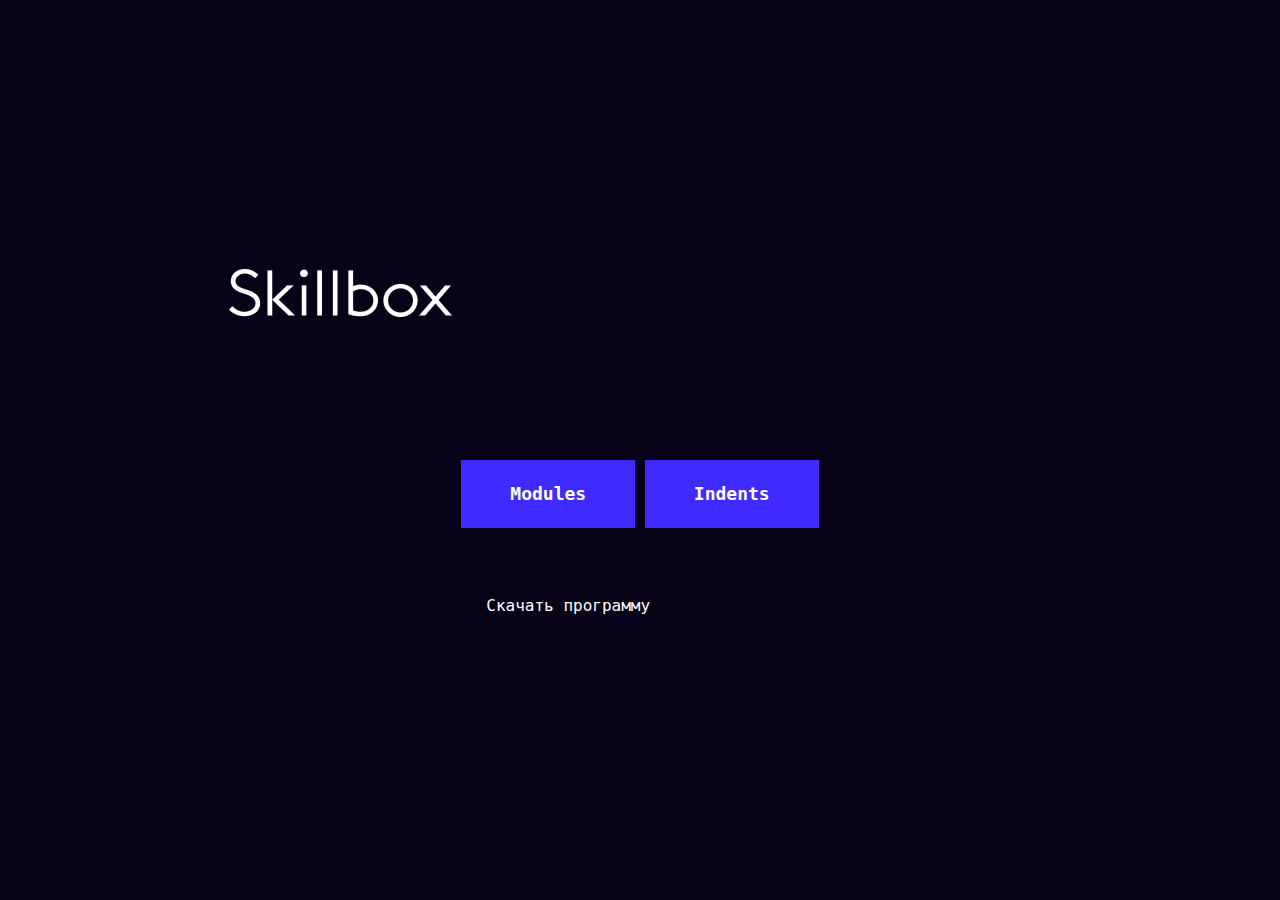
<file: index.html>
<!DOCTYPE html>
<html lang="en">

<head>
  <meta charset="UTF-8">
  <meta http-equiv="X-UA-Compatible" content="IE=edge">
  <meta name="viewport" content="width=device-width, initial-scale=1.0">
  <title>Document</title>
  <link rel="stylesheet" href="css/normalize.css">
  <link rel="stylesheet" href="css/style.css">
</head>

<body>
  <div class="main-content">
  <figure class = "index-figure">
    <a class = "index-href" href="https://skillbox.ru/">
      <img class = "index-img-logo" src="img/logo-light.png" alt="сайт Skillbox"></a>
  </figure>
  <pre>
    <!-- class = "modules-indents" -->
  <div class = "div-modules-indents"><a href="#modules.html" target="_blank">Modules</a> <a href="article.html" target="_blank">Indents</a></div>
<a href="2.14 skillbox.docx" download>Скачать программу</a></pre>
  </div>
</body>

</html>
</file>
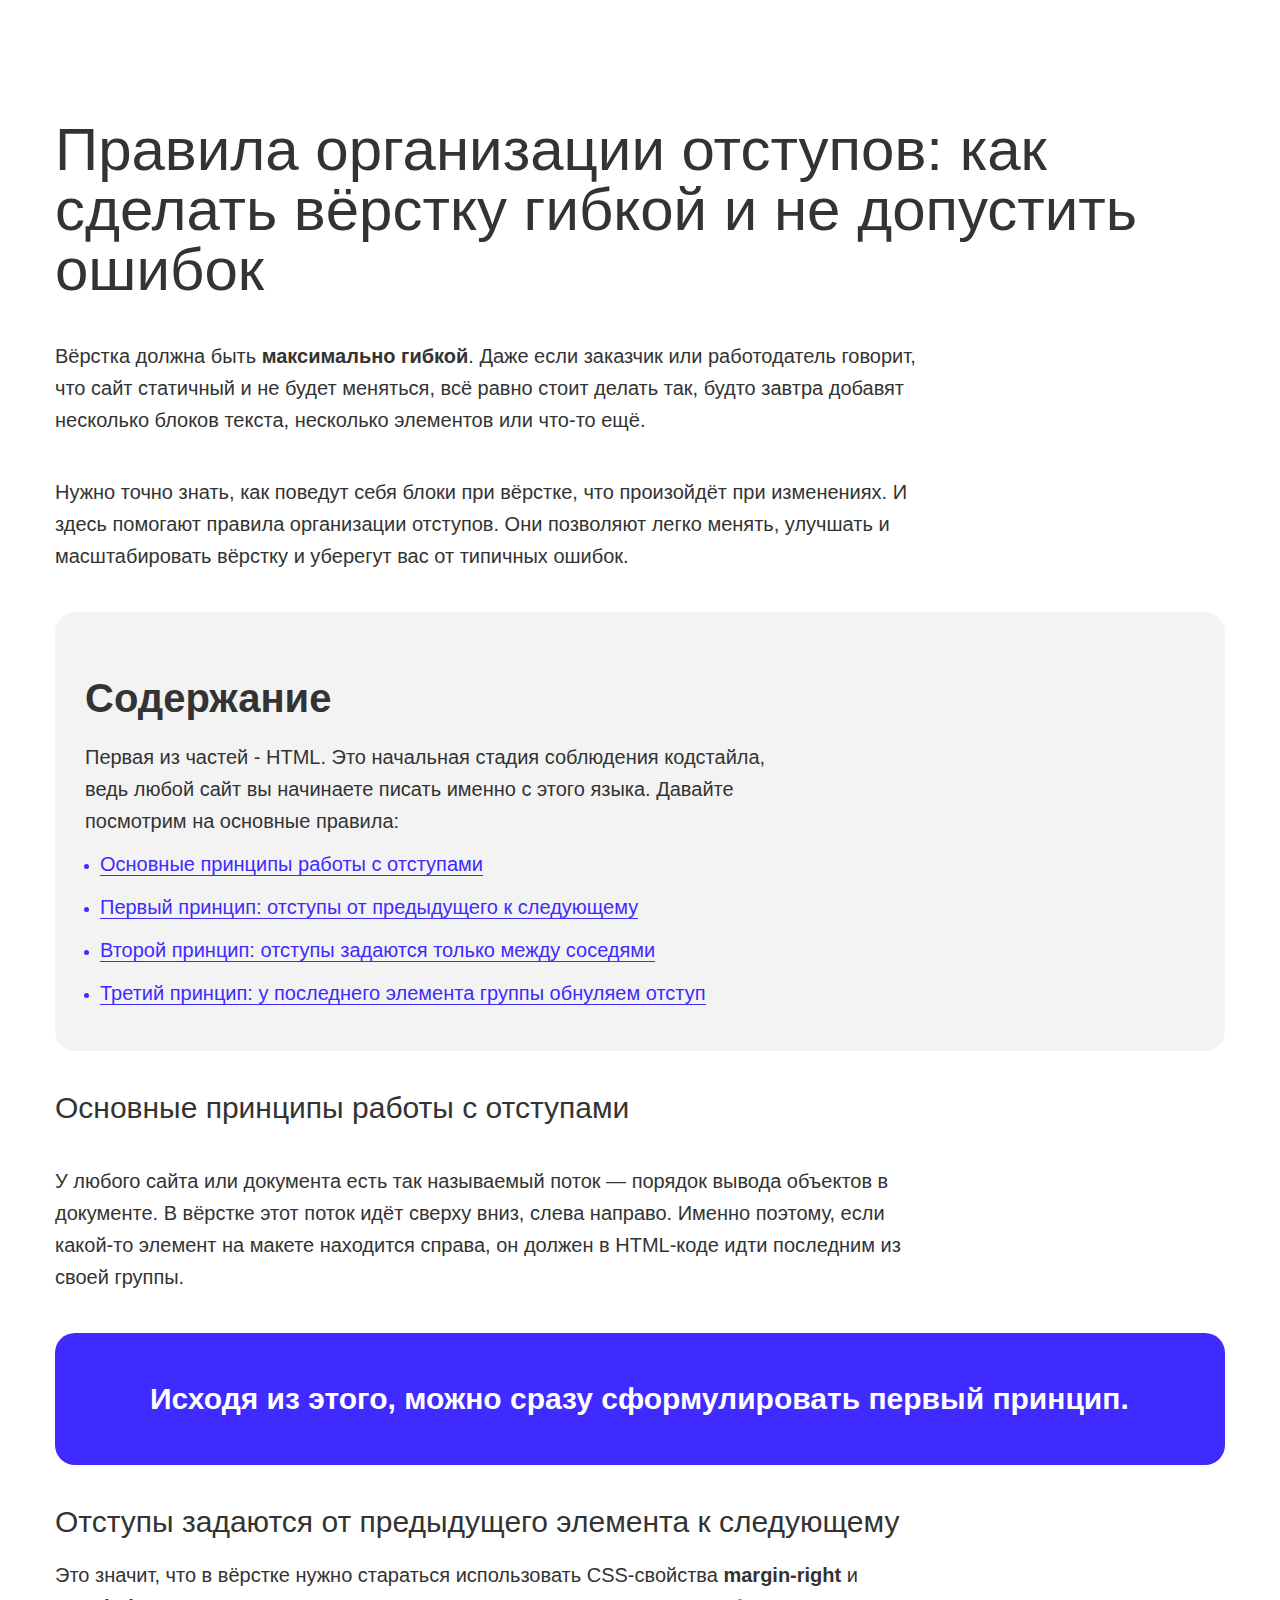
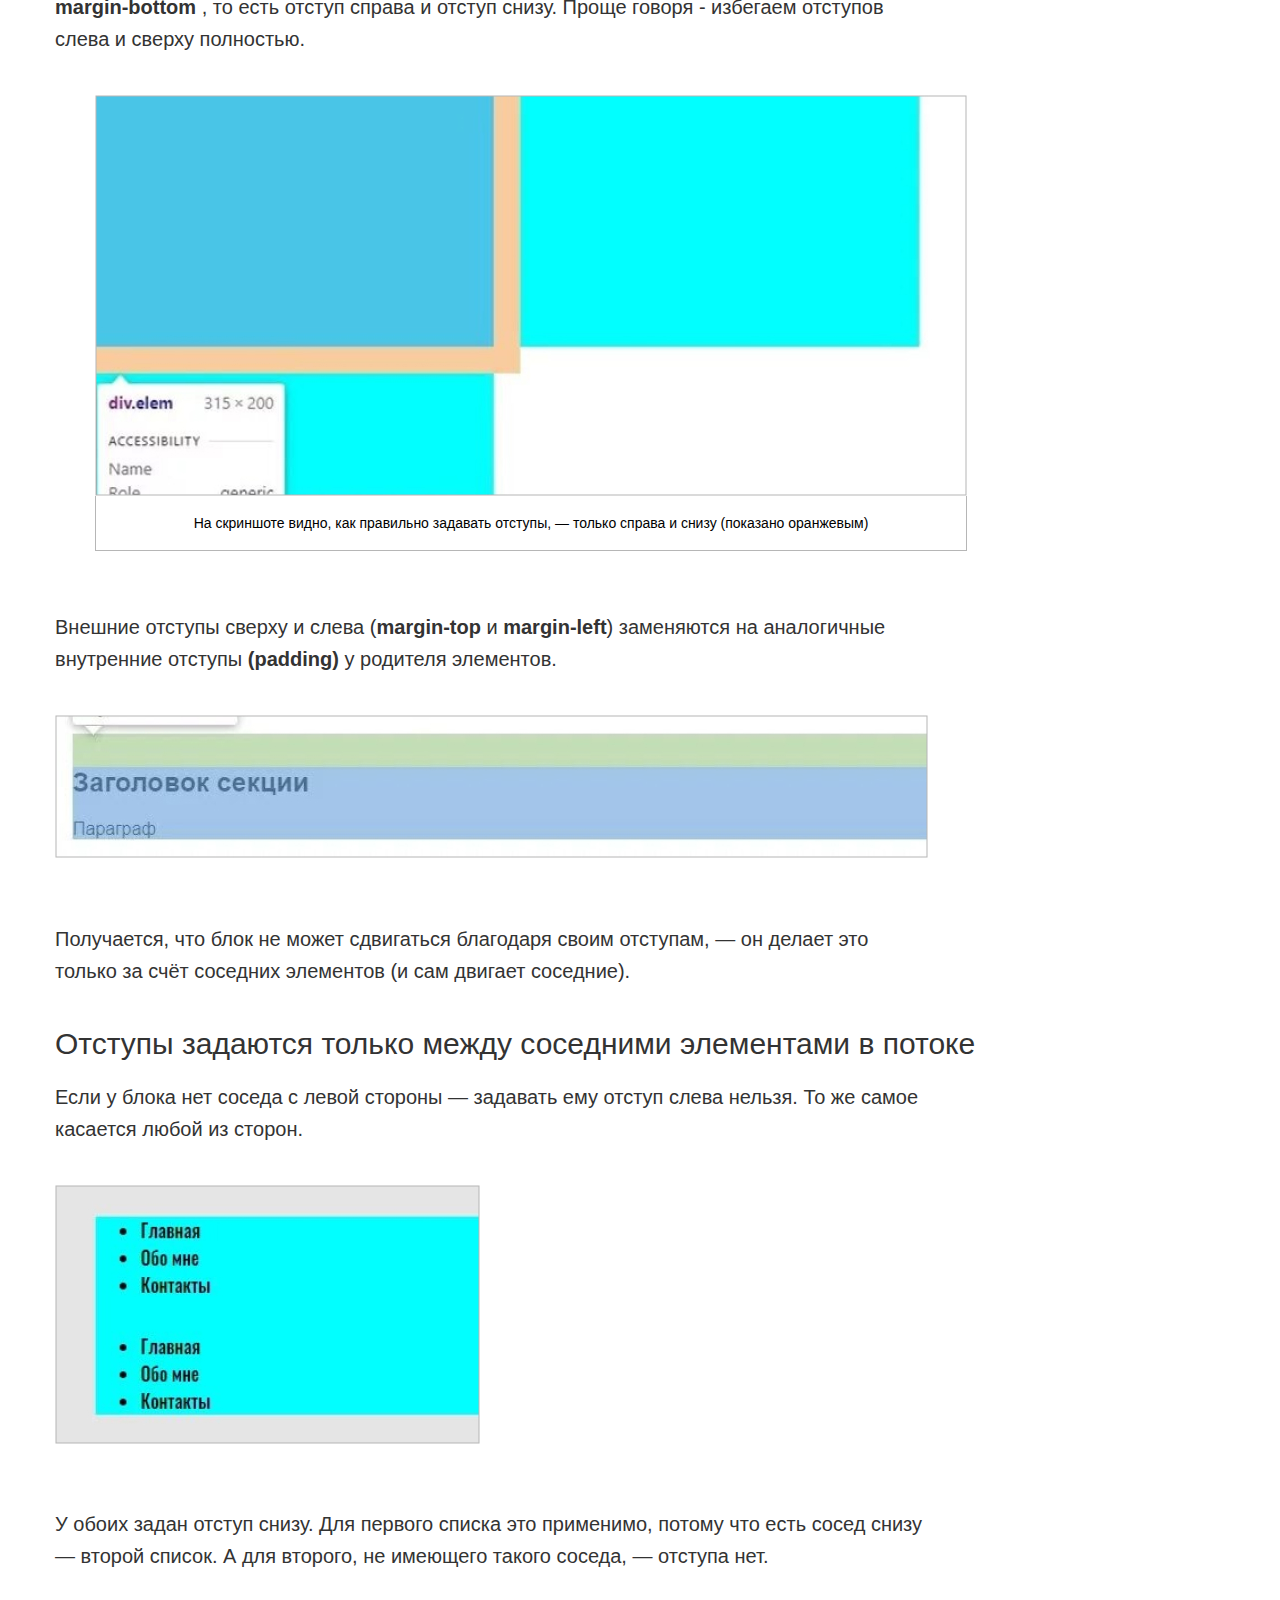
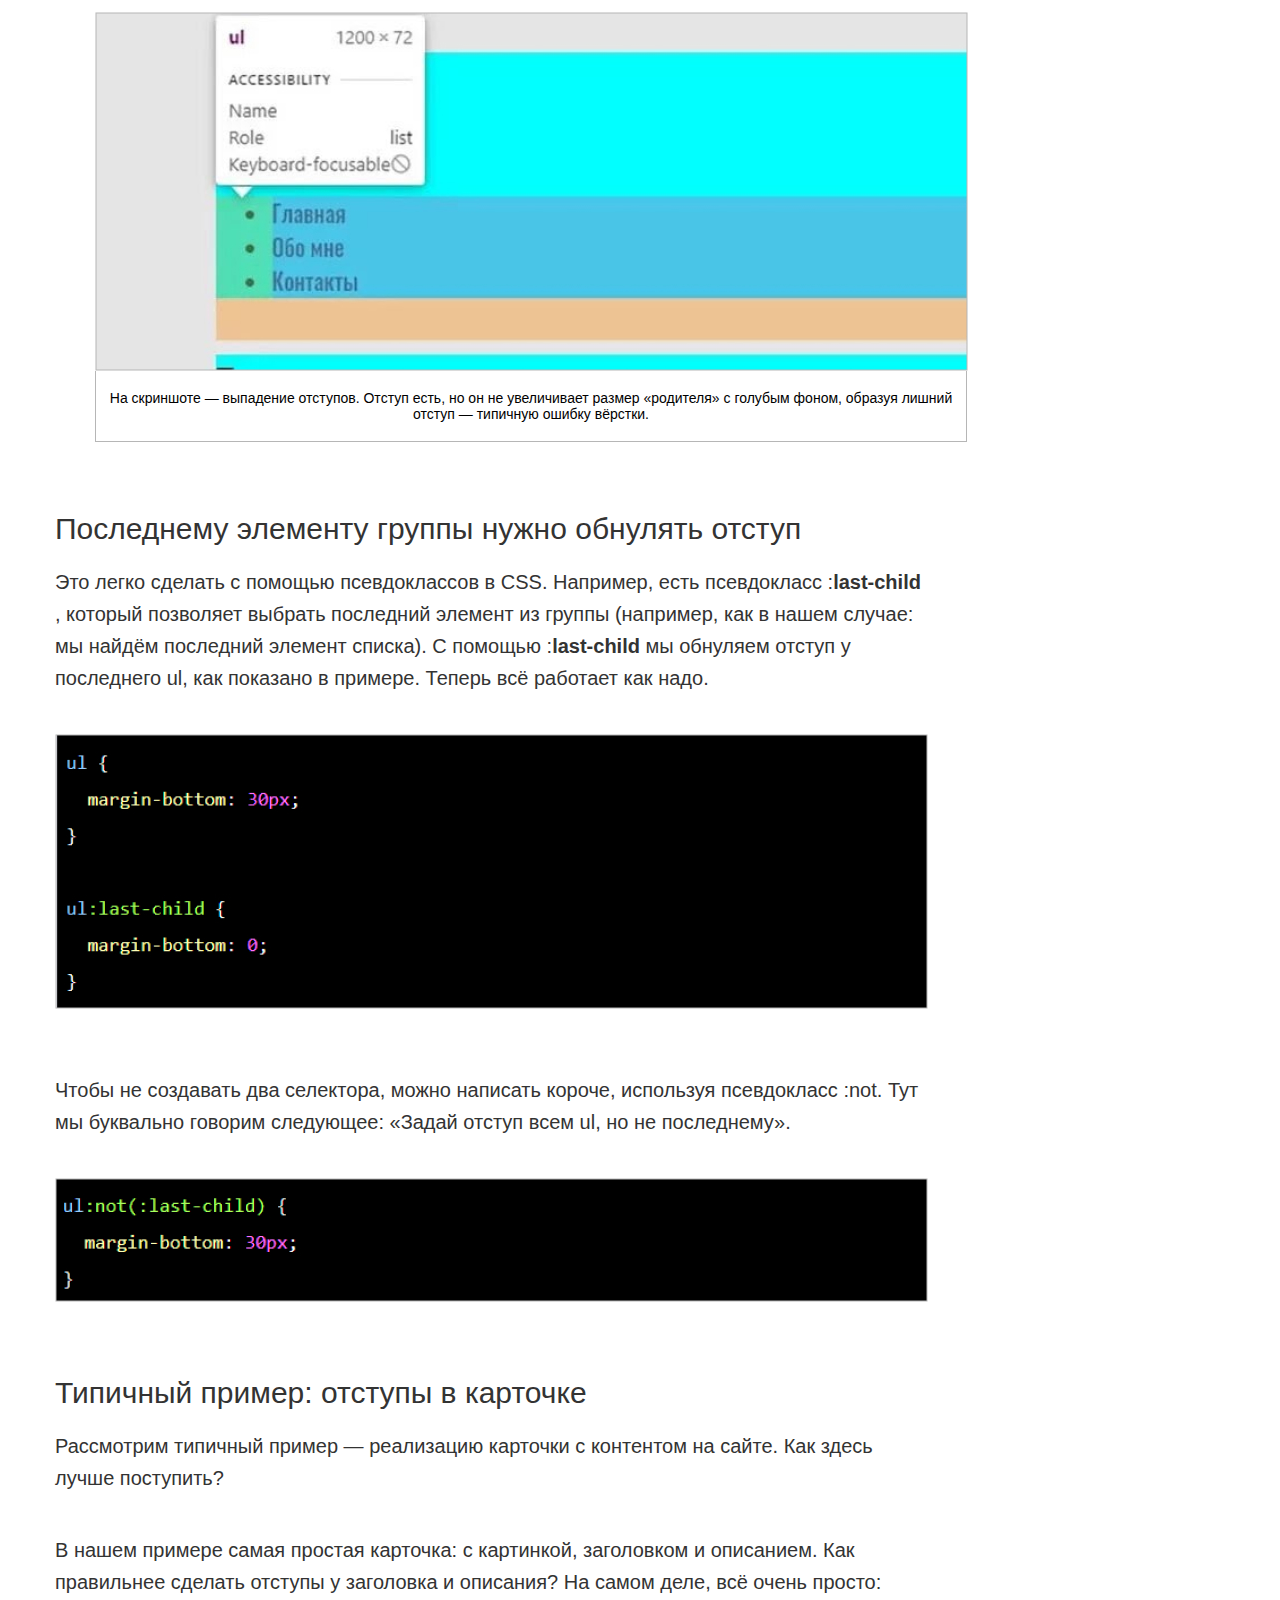
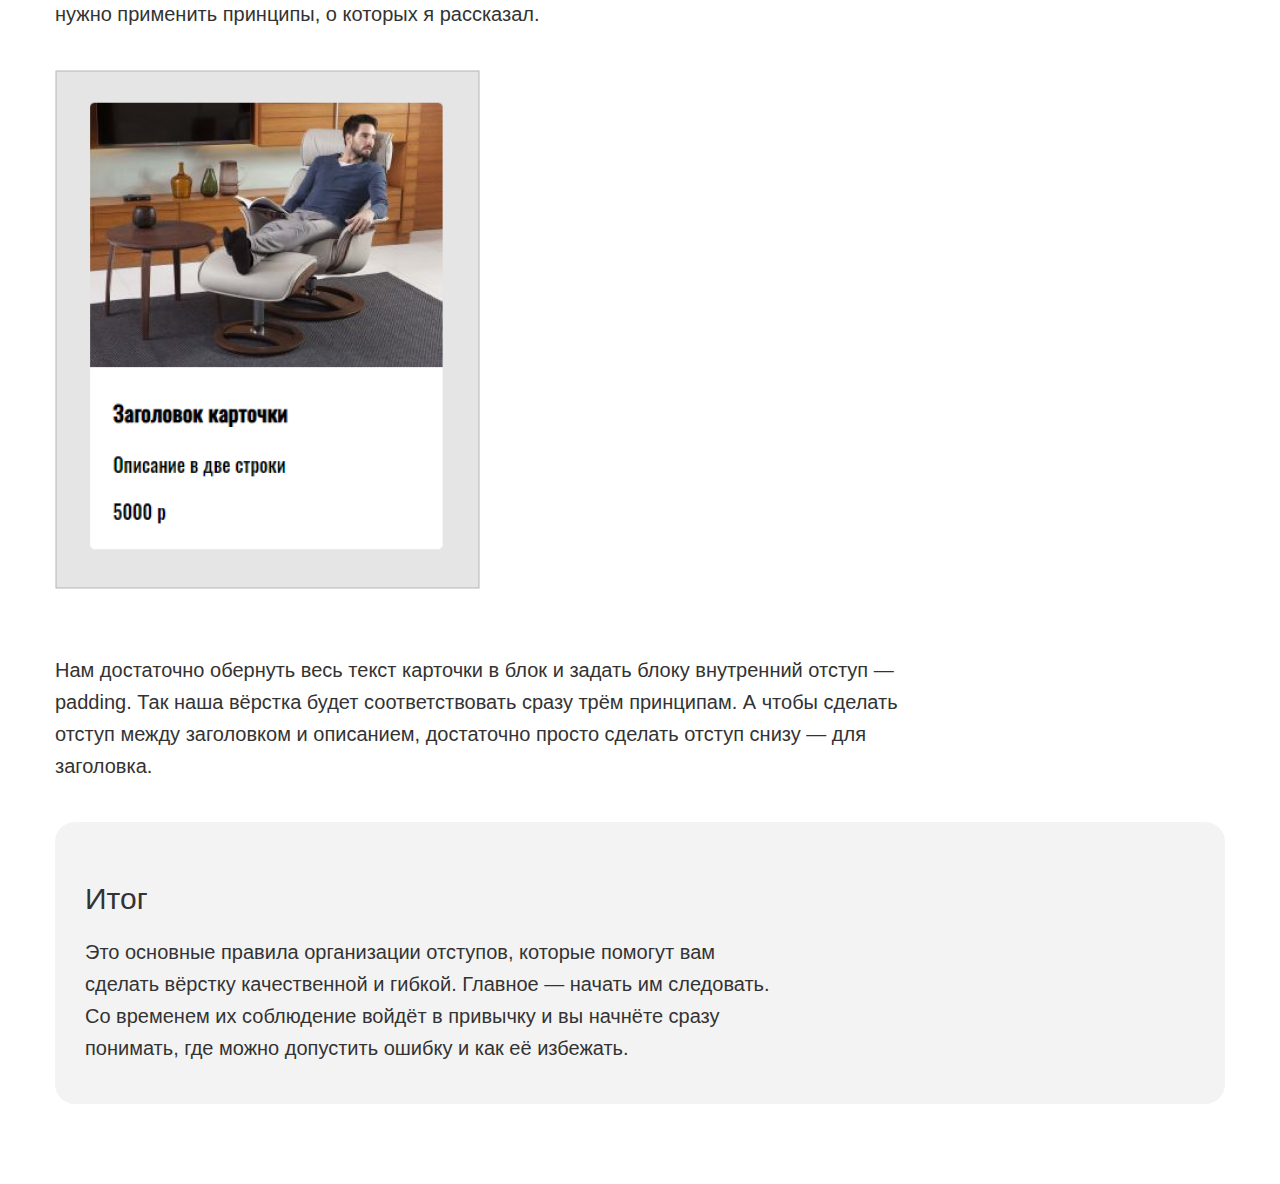
<file: article.html>
<!DOCTYPE html>
<html lang="ru">

<head>
  <meta charset="UTF-8">
  <meta http-equiv="X-UA-Compatible" content="IE=edge">
  <meta name="viewport" content="width=device-width, initial-scale=1.0">
  <title>Document</title>
  <link rel="stylesheet" href="css/normalize.css">
  <link rel="stylesheet" href="css/style.css">
</head>

<body>
  <div class="container">
  <h1>Правила организации отступов: как сделать вёрстку гибкой и не допустить ошибок</h1>

  <p>Вёрстка должна быть <b>максимально гибкой</b>. Даже если заказчик или работодатель говорит, что сайт статичный и не
    будет
    меняться, всё равно стоит делать так, будто завтра добавят несколько блоков текста, несколько элементов или что-то
    ещё.</p>

  <p>Нужно точно знать, как поведут себя блоки при вёрстке, что произойдёт при изменениях. И здесь помогают правила
    организации отступов. Они позволяют легко менять, улучшать и масштабировать вёрстку и уберегут вас от типичных
    ошибок.</p>
  <div class="content-results content-results-img">
  <h2>Содержание</h2>
  <p>Первая из частей - HTML. Это начальная стадия соблюдения кодстайла, ведь любой сайт вы начинаете писать именно с
    этого
    языка. Давайте посмотрим на основные правила:</p>
  <ul>

    <li><a href="#1_paragraph" class="paragraph">Основные принципы работы с отступами</a></li>
    <li><a href="#2_paragraph" class="paragraph">Первый принцип: отступы от предыдущего к следующему</a></li>
    <li><a href="#3_paragraph" class="paragraph">Второй принцип: отступы задаются только между соседями</a></li>
    <li><a href="#4_paragraph" class="paragraph">Третий принцип: у последнего элемента группы обнуляем отступ</a></li>
  </ul>
  </div>
  <div>
    <p id="1_paragraph" style="margin-top: 20px;">
    <h3>Основные принципы работы с отступами </h3>
    </p>

    <p>У любого сайта или документа есть так называемый поток — порядок вывода объектов в документе. В вёрстке этот
      поток
      идёт сверху вниз, слева направо. Именно поэтому, если какой-то элемент на макете находится справа, он должен в
      HTML-коде идти последним из своей группы.</p>

    <p class="p-first-rule">Исходя из этого, можно сразу сформулировать первый принцип.</p>
  </div>

  <div id="2_paragraph" style="margin-top: 20px;">
    <h3>Отступы задаются от предыдущего элемента к следующему</h3>


    <p>Это значит, что в вёрстке нужно стараться использовать CSS-свойства <strong>margin-right</strong> и
      <strong>margin-bottom</strong> , то есть отступ
      справа и отступ снизу. Проще говоря - избегаем отступов слева и сверху полностью.
    </p>
    <figure>
      <img src="img/1.jpg" alt="fig.1">
      <figcaption>На скриншоте видно, как правильно задавать отступы, — только справа и снизу (показано оранжевым)
      </figcaption>
    </figure>


    <p>
      Внешние отступы сверху и слева (<strong>margin-top</strong> и <strong>margin-left</strong>) заменяются на
      аналогичные внутренние отступы <strong>(padding)</strong> у
      родителя элементов.
    </p>

    <img src="img/2.jpg" alt="fig.2">

    <p>
      Получается, что блок не может сдвигаться благодаря своим отступам, — он делает это только за счёт соседних
      элементов
      (и сам двигает соседние).
    </p>
  </div>
  <div id="3_paragraph" style="margin-top: 20px;">
    <h3>Отступы задаются только между соседними элементами в потоке</h3>

    <p>
      Если у блока нет соседа с левой стороны — задавать ему отступ слева нельзя. То же самое касается любой из
      сторон.
    </p>

    <img src="img/3.jpg" alt="fig.3">

    <p>
      У обоих задан отступ снизу. Для первого списка это применимо, потому что есть сосед снизу — второй список. А
      для
      второго, не имеющего такого соседа, — отступа нет.
    </p>
    <figure>
      <img src="img/4.jpg" alt="fig.4">
      <figcaption>На скриншоте — выпадение отступов. Отступ есть, но он не увеличивает размер «родителя» с голубым
        фоном, образуя
        лишний
        отступ — типичную ошибку вёрстки.</figcaption>
    </figure>

  </div>
  <div id="4_paragraph" style="margin-top: 20px;">
    <h3>Последнему элементу группы нужно обнулять отступ</h3>

    <p>
      Это легко сделать с помощью псевдоклассов в CSS. Например, есть псевдокласс :<strong>last-child</strong> ,
      который
      позволяет
      выбрать
      последний элемент из группы (например, как в нашем случае: мы найдём последний элемент списка).

      С помощью :<strong>last-child</strong> мы обнуляем отступ у последнего ul, как показано в примере. Теперь всё
      работает как надо.
    </p>

    <img src="img/5.jpg" alt="fig.5">

    <p>
      Чтобы не создавать два селектора, можно написать короче, используя псевдокласс :not. Тут мы буквально говорим
      следующее: «Задай отступ всем ul, но не последнему».
    </p>

    <img src="img/6.jpg" alt="fig.6">
  </div>

  <h3>Типичный пример: отступы в карточке</h3>

  <p>Рассмотрим типичный пример — реализацию карточки с контентом на сайте. Как здесь лучше поступить?</p>

  <p>
    В нашем примере самая простая карточка: с картинкой, заголовком и описанием. Как правильнее сделать отступы у
    заголовка и описания? На самом деле, всё очень просто: нужно применить принципы, о которых я рассказал.
  </p>

  <img src="img/7.jpg" alt="fig.7">


  <p>Нам достаточно обернуть весь текст карточки в блок и задать блоку внутренний отступ — padding. Так наша вёрстка
    будет
    соответствовать сразу трём принципам. А чтобы сделать отступ между заголовком и описанием, достаточно просто
    сделать
    отступ снизу — для заголовка.
  </p>

  <div class="content-results" class="content-results-img">
  <h3>Итог</h3>

  <p>
    Это основные правила организации отступов, которые помогут вам сделать вёрстку качественной и гибкой. Главное —
    начать
    им следовать. Со временем их соблюдение войдёт в привычку и вы начнёте сразу понимать, где можно допустить ошибку
    и
    как её избежать.
  </p>
</div>
</div>

</body>

</html>
</file>
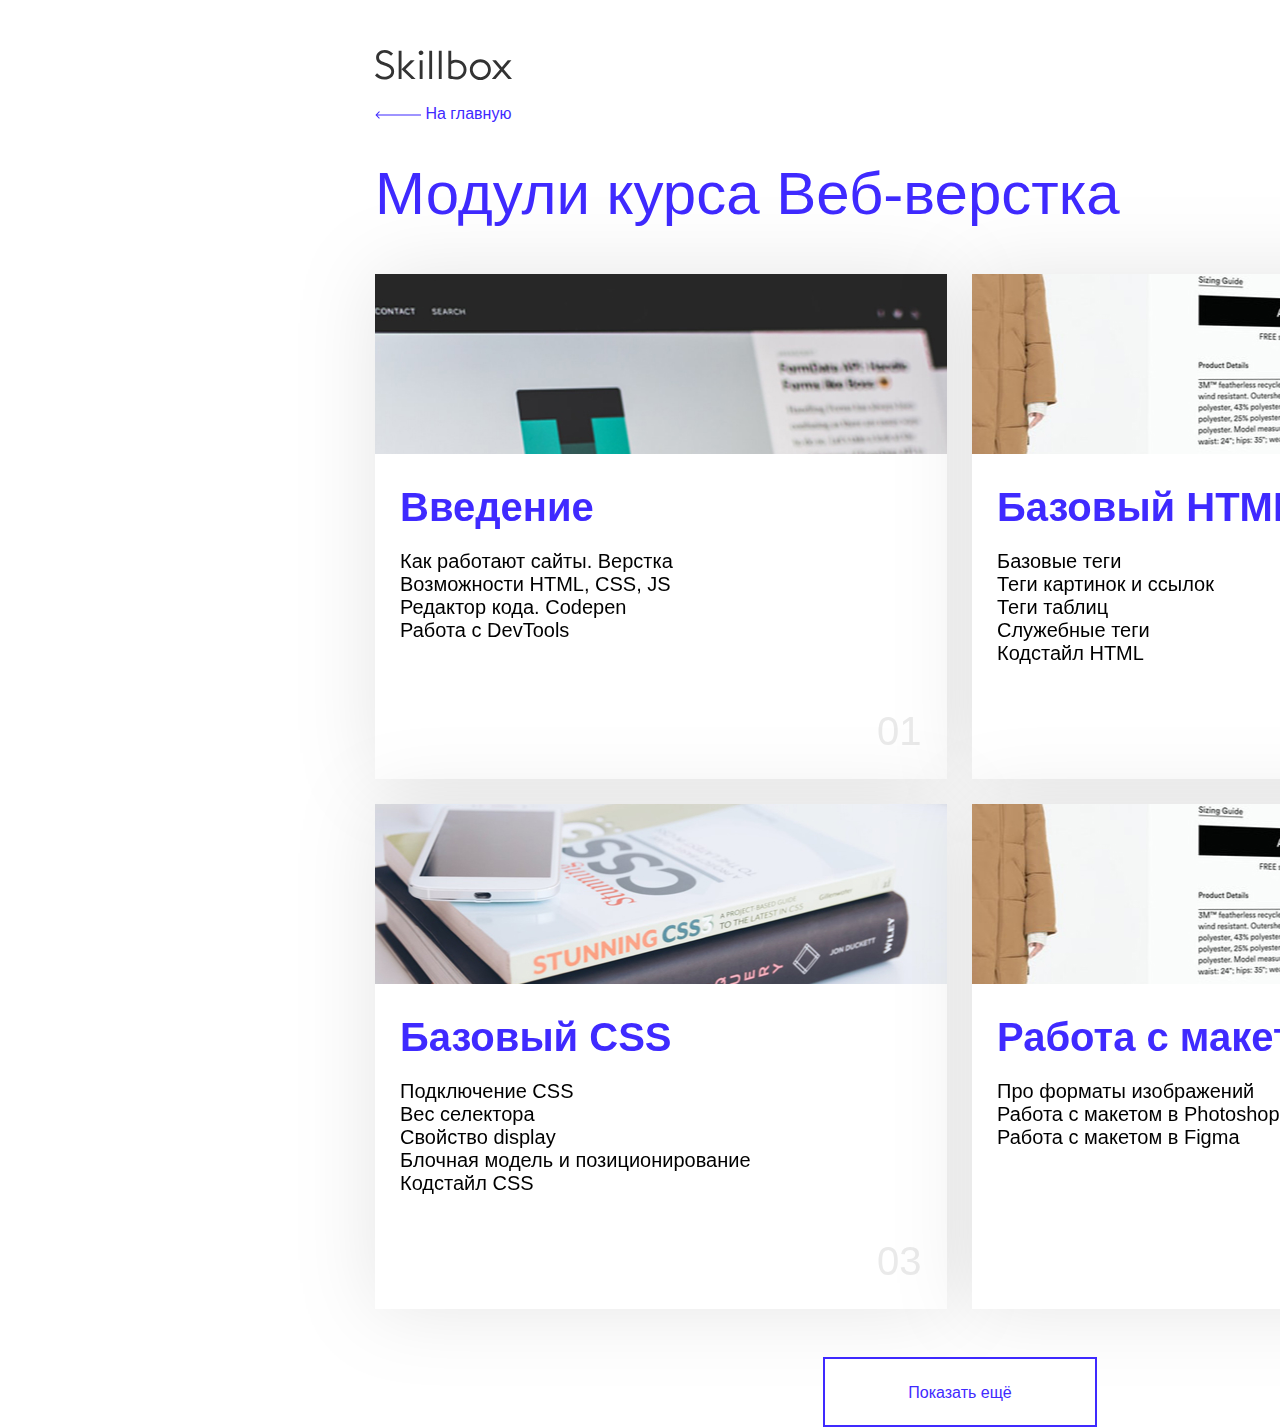
<file: modules.html>
<!DOCTYPE html>
<html lang="en">

<head>
  <meta charset="UTF-8">
  <meta http-equiv="X-UA-Compatible" content="IE=edge">
  <meta name="viewport" content="width=device-width, initial-scale=1.0">
  <title>Document</title>
  <link rel="stylesheet" href="css/normalize.css">
  <link rel="stylesheet" href="css/style.css">
  
</head>

<body>
  <div class="holder">
    <svg class="logo-skillbox" width="137" height="30" viewBox="0 0 137 30" fill="none" xmlns="http://www.w3.org/2000/svg">
      <path
        d="M137 29.0565H133.259L126.867 21.564L120.506 29.0565H116.787L125.001 19.3785L117.233 10.2765H120.974L126.862 17.1795L132.721 10.2765H136.441L128.727 19.3665L137 29.055V29.0565ZM105.364 30C99.5614 30 94.8582 25.3725 94.8582 19.665C94.8582 13.959 99.5629 9.3345 105.365 9.3345C111.167 9.3345 115.87 13.9605 115.87 19.6665C115.87 25.374 111.166 30 105.362 30H105.364ZM105.385 12.126C102.289 12.126 99.4996 13.9575 98.3148 16.77C97.7364 18.1454 97.5854 19.6621 97.8811 21.124C98.1769 22.5858 98.9058 23.9257 99.9739 24.9705C101.051 26.0247 102.415 26.7409 103.897 27.0307C105.379 27.3205 106.914 27.1711 108.311 26.601C109.702 26.0406 110.895 25.08 111.735 23.8417C112.576 22.6034 113.028 21.1436 113.033 19.6485C113.033 15.4935 109.608 12.126 105.385 12.126ZM81.0016 29.52C75.1227 29.52 73.3582 28.11 73.3582 28.11V0.8595H76.2247V10.74C77.7212 10.065 79.3561 9.735 81.0016 9.78C86.8068 9.78 91.513 13.938 91.513 19.641C91.513 25.3455 86.8023 29.52 80.9986 29.52H81.0016ZM81.0016 12.6045C79.2928 12.6275 77.6297 13.1576 76.2247 14.127V25.761C77.7118 26.4711 79.3552 26.7947 81.0016 26.7015C85.223 26.7015 88.6465 23.8005 88.6465 19.653C88.6465 15.5055 85.22 12.603 80.9986 12.603L81.0016 12.6045ZM63.8029 0.858H66.6693V29.0505H63.8029V0.858ZM54.2475 0.858H57.1139V29.0505H54.2475V0.858ZM46.0305 5.055C45.7201 5.05698 45.4123 4.99802 45.1248 4.88149C44.8373 4.76496 44.5756 4.59315 44.3547 4.37586C44.1339 4.15857 43.9581 3.90006 43.8375 3.61509C43.7169 3.33011 43.6538 3.02426 43.6518 2.715C43.6518 1.425 44.7177 0.3765 46.0305 0.3765C47.3448 0.3765 48.4092 1.425 48.4092 2.7165C48.4092 3.336 48.1593 3.9315 47.7121 4.371C47.2635 4.81027 46.6595 5.05598 46.0305 5.055ZM36.5685 29.0505L26.5419 19.1895L35.6185 10.2555H39.6713L30.5932 19.1895L40.6197 29.0505H36.5685ZM23.6679 29.0505V0.858H26.5343V29.0505H23.6679ZM19.1273 21.3825C19.1273 26.094 15.3124 29.5125 9.25126 29.5125C5.74716 29.4202 2.42175 27.9515 0 25.4265L2.0264 23.2215C3.92332 24.9975 6.15597 26.724 9.21212 26.724C12.607 26.724 16.2669 24.852 16.2669 21.489C16.2669 18.6975 14.0101 16.875 9.26782 15.438C3.8631 13.8165 1.12009 11.613 1.12009 7.467C1.12009 3.366 4.64897 0 9.67732 0C13.4335 0 15.7836 1.575 18.0704 3.585L16.0787 5.763C14.0734 4.014 12.1614 2.8305 9.81582 2.8305C6.90871 2.8305 4.03623 4.6755 4.03623 7.3305C4.03623 9.7365 5.44236 11.2695 10.4075 12.7635C14.9541 14.1405 19.1273 16.2735 19.1273 21.3825ZM47.5661 29.0505H44.6981V10.2555H47.5646V29.0505H47.5661Z"
        fill="#333333" />
    </svg>
    <a href="index.html" class="main-page">
      <svg width="46" height="8" viewBox="0 0 46 8" fill="none" xmlns="http://www.w3.org/2000/svg">
        <path d="M0.646446 3.64644C0.451183 3.8417 0.451183 4.15829 0.646446 4.35355L3.82843 7.53553C4.02369 7.73079 4.34027 7.73079 4.53553 7.53553C4.7308 7.34027 4.7308 7.02369 4.53553 6.82842L1.70711 4L4.53553 1.17157C4.7308 0.976307 4.7308 0.659725 4.53553 0.464462C4.34027 0.2692 4.02369 0.2692 3.82843 0.464462L0.646446 3.64644ZM46 3.5L1 3.5L1 4.5L46 4.5L46 3.5Z" fill="#3F2AFF"/>
      </svg>
      На главную
    </a>
    <h1>Модули курса Веб-верстка</h1>
    <div class="list-cards">
      <div class="card-desc">
        <img src="img/vvedenie.jpg"
        alt="Введение">
        <h2>Введение</h2>
        <ul>
          <li>Как работают сайты. Верстка</li>
          <li>Возможности HTML, CSS, JS</li>
          <li>Редактор кода. Codepen</li>
          <li>Работа с DevTools</li>
        </ul>
        <div class="module-number">
          01
        </div>
      </div>
      <div class="card-desc">
        <img src="img/maket.jpg"
        alt="Базовый HTML">
        <h2>Базовый HTML</h2>
        <ul>
          <li>Базовые теги</li>
          <li>Теги картинок и ссылок</li>
          <li>Теги таблиц</li>
          <li>Служебные теги</li>
          <li>Кодстайл HTML</li>
        </ul>
        <div class="module-number">
          02
        </div>
      </div>
    </div>
    <div class="list-cards">
      <div class="card-desc">
        <img src="img/css.jpg"
        alt="Базовый CSS">
        <h2>Базовый CSS</h2>
        <ul>
          <li>Подключение CSS</li>
          <li>Вес селектора</li>
          <li>Свойство display</li>
          <li>Блочная модель и позиционирование</li>
          <li>Кодстайл CSS</li>
        </ul>
        <div class="module-number">
          03
        </div>
      </div>
      <div class="card-desc">
        <img src="img/maket.jpg"
        alt="Макет">
        <h2>Работа с макетом</h2>
          <ul>
            <li>Про форматы изображений</li>
            <li>Работа с макетом в Photoshop</li>
            <li>Работа с макетом в Figma</li>
          </ul>
          <div class="module-number">
            04
          </div>
      </div>
    </div>
  </div>
  <button class="show-more">
    Показать ещё
  </button>
</body>

</html>
</file>
<file: css/style.css>
html {
	box-sizing: border-box;
}

*,
*::before,
*::after {
	box-sizing: inherit;
}

a {
	color: inherit;
	text-decoration: none;
  padding: 25px;
}

/* Сделать отступ снизу у логотипа 50 пикселей. */

.index-img-logo {
  margin-bottom: 50px;
}

body {
	/* font-family: 'font', sans-serif; */
  font-family: Arial, Verdana, sans-serif;
}


.main-content {
  display: flex;

  flex-direction: column;

  align-items: center;

  justify-content: center;

  min-height: 100vh;

  color: #fff;

  background-color: #070217;
}

/* Сделать отступ снизу у дива со ссылками Indents и Modules - 50 пикселей. */

.div-modules-indents {
  margin-bottom: 50px;
}

/* Сделать ссылки Indents и Modules строчно-блочными,
 а также добавить внутренние отступы - сверху и снизу 24 пикселя, слева и справа 49 пикселей */

.div-modules-indents a{
  display: inline-block;
  padding: 24px 49px;
  /* Сделать для ссылок Indents и Modules следующие стили:
  толщина шрифта 700
  размер шрифта 18 пикселей
  цвет  - #3f2aff */
  font-weight: 700;
  font-size: 18px;
  background-color:#3f2aff;
}


/* .modules-indents {
  display: inline-block;
  padding: 24px 49px;
} */

.index-download {
  font-weight: 700;
  font-size: 18px;
  color:#3f2aff;
  padding-left: 30px;
  background-image: url("../img/download.png");
  background-position: left center;
  background-size: 20px 20px;
  background-repeat: no-repeat;
}


/* Обернуть все содержимое тега body в див с классом container, а также напишите для него следующие стили: */
.container {
  margin: 0 auto;
  padding: 80px 0;
  width: 1170px;
}

/* Сделать для всех параграфов страницы отступ снизу 40 пикселей, а также ширину 872 пикселя. */

p {
  margin-bottom: 40px;
  width: 872px;
  /* 2. Задать следующие стили для параграфов:
толщина шрифта 400
размер шрифта 20 пикселей
межстрочный интервал 32 пикселя
цвет текста #333 */
  font-weight: 400;
  font-size: 20px;
  line-height: 32px;
  color: #333;
}

.p-first-rule{
  /* 3. Текст “Исходя из этого, можно сразу сформулировать первый принцип” в статье выделен синим фоном. Добавьте этому параграфу еще один класс, к которому нужно прописать следующие стили:
радиус бордера 20 пикселей
внутренние отступы - сверху и снизу по 50 пикселей, слева и справа по 95 пикселей
ширину 100%
толщину шрифта 700
размер шрифта 30 пикселей
цвет текста - белый
цвет фона #3f2aff */
border-radius: 20px;
padding: 50px 95px;
width: 100%;
font-weight: 700;
font-size: 30px;
color: white;
background-color: #3f2aff;
}

/* Сделать ширину у параграфов внутри серых блоков 692 пикселя, а отступ снизу - 10 пикселей. */

.content-results p{
  margin-bottom: 10px;
  width: 692px;
}

/* Сделать отступ снизу у данных блоков 40 пикселей (чтобы соблюсти правила отступов - нужно сделать его у всех, кроме последнего). */

.content-results{
  border-radius: 20px;
  padding: 30px;
  background-color: #f3f3f3;
  margin-bottom:40px ;
  background-repeat: no-repeat;
  background-position: right center;
  background-size: 30% 100%;
}
  /* 4. Добавьте для серых блоков фоновое изображение справа.
Для этого добавьте каждому из блоков еще один класс,
в котором будет только свойство background-image.
А стили для позиционирования фона пропишите в основной класс. */

.content-results:last-child{
  border-radius: 20px;
  padding: 30px;
  background-color: #f3f3f3;
  margin-bottom:0 ;
  background-repeat: no-repeat;
  background-position: right center;
  background-size: 30% 100%;
}

/* 4. Добавьте для серых блоков фоновое изображение справа.
Для этого добавьте каждому из блоков еще один класс,
в котором будет только свойство background-image.
А стили для позиционирования фона пропишите в основной класс. */
.content-results-img1{
  background-image: url("../img/decorate-1.png");
}

.content-results-img2{
  background-image: url("../img/decorate-2.png");
}

/* Сделать для главного заголовка сайта отступ снизу 40 пикселей. */

h1{
  margin-bottom: 40px;
  /* 1. Задать следующие стили для главного заголовка:
толщина шрифта 400
размер шрифта 60 пикселей
межстрочный интервал 60 пикселей
цвет текста #333 */
  font-weight: 400;
  font-size: 60px;
  line-height: 60px;
  color: #333;
}

/* Сделать для заголовков второго уровня отступ снизу 10 пикселей. */
/* Сделать для заголовков третьего уровня отступ снизу 10 пикселей. */

/* 8. Задайте для заголовков третьего уровня следующие стили:
толщина шрифта 400
размер шрифта 30 пикселей
межстрочный интервал 34 пикселя
цвет текста #333 */

h3{
  margin-bottom: 10px;
  font-weight: 400;
  font-size: 30px;
  line-height: 34px;
  color: #333;
}
/* 5. Задайте для заголовков второго уровня следующие стили:
размер шрифта 40 пикселей
межстрочный интервал 46 пикселей
цвет текста #333 */
h2{
  margin-bottom: 10px;
  font-size: 40px;
  line-height: 46px;
  color: #333;
}


/*  Сделать для списка на странице внутренний отступ слева 15 пикселей, 
а для элементов списка (всех, кроме последнего) - отступ снизу 20 пикселей */
.content-results ul{
  padding-left: 15px;
}

.content-results ul li:not(:last-child){
  padding-bottom: 20px;
}

/* 6. Сделайте правильный цвет точек у элементов списка.
Тут вам поможет псевдоэлемент ::marker. */
ul li::marker {
  color:#3f2aff;
}

/* 7. Задайте следующие стили для ссылок в содержании:
бордер снизу толщиной в 1 пиксель, сплошной, и цветом #3f2aff
размер шрифта 20 пикселей
цвет текста #3f2aff */

.paragraph{
  font-size: 20px;
  color:#3f2aff;
  border-bottom: 1px solid #3f2aff;;
  padding: 0;
  width: fit-content;
}


/* Сделать для элементов figure следующие стили:
строчно-блочность
отступ снизу 40 пикселей
ширину 872 пикселя */

/* 
9. Задайте для элементов figure следующее css-правило:
font-size: 0. Оно нужно, чтобы исправить отступ между
подписью и изображением. */

figure{
  display: inline-block;
  margin-bottom: 40px;
  width: 872px;
  font-size: 0;
}


/* Сделать для всех изображений страницы (кроме тех, которые находятся внутри figure) 
отступ снизу 40 пикселей. */

figure img{
  margin-bottom: 0;
}


/* 10. Задайте для описания изображения следующие стили
(можно использовать вложенность):бордер толщиной 1 пиксель,
сплошной, цвета #b6b6b6,при этом удалите бордер сверху
внутренний отступ сверху и снизу 19 пикселей 
толщина шрифта 400 размер
шрифта 14 пикселей выравнивание текста по центру */

figure figcaption{
  font-weight: 400;
  font-size: 14px;
  text-align: center ;
  border-right: 1px solid #b6b6b6;
  border-left: 1px solid #b6b6b6;
  border-bottom: 1px solid #b6b6b6;
  padding-top: 19px;
  padding-bottom: 19px;
}

img{
  margin-bottom: 40px;
}

.holder {
  width: 1170px;
  margin-top: 50px;
  margin-left: 375px;
  margin-right: 376px;
  position: absolute;
}

.holder h1 {
  margin-bottom: 50px;
  color: #3F2AFF;
}

.list-cards img {
  margin-bottom: 25px;
  width: 100%;
}

.logo-skillbox {
  display: block;
  margin-bottom: 25px;
}

.card-desc {
  display: inline-block;
  width: 572px;
  height: 505px;
  margin-bottom: 25px;
  margin-right: 25px;
  vertical-align: inherit;
  font-size: 20px;
  position: relative;
  filter: drop-shadow(0px 0px 40px rgba(0, 0, 0, 0.1));
  background-color: #fff
}


.card-desc img{
  margin-bottom: 25px;
}

.list-cards {
  display: inline-block;
  font-size: 0;
  vertical-align: top;
}

.list-cards :last-child{
  margin-right: 0;
}

.list-cards ul {
  margin-left: 25px;
  padding-left: 0;
}

.list-cards li{
  list-style-type: none;
}

.list-cards h2 {
  color: #3F2AFF;
  margin-bottom: 2px;
  margin-left: 25px;
  margin-top: 0;
}

.main-page {
  color: #3f2aff;
  padding: 0%;
}

.main-page svg{
  margin-left: 0;
  padding-left: 0;
}

.show-more {
  border: 2px solid #3F2AFF;
  color: #3f2aff;
  width: 274px;
  height: 70px;
  padding: 25px 76px;
  position: absolute;
  top: 1357px;
  left: 823px;
  background-color: #fff;
}

.module-number {
  display: inline-block;
  bottom: 25px;
  right: 25px;
  width: 45px;
  height: 46px;
  position: absolute;
  font-size: 40px;
  color: #EAEAEA;

}
</file>
